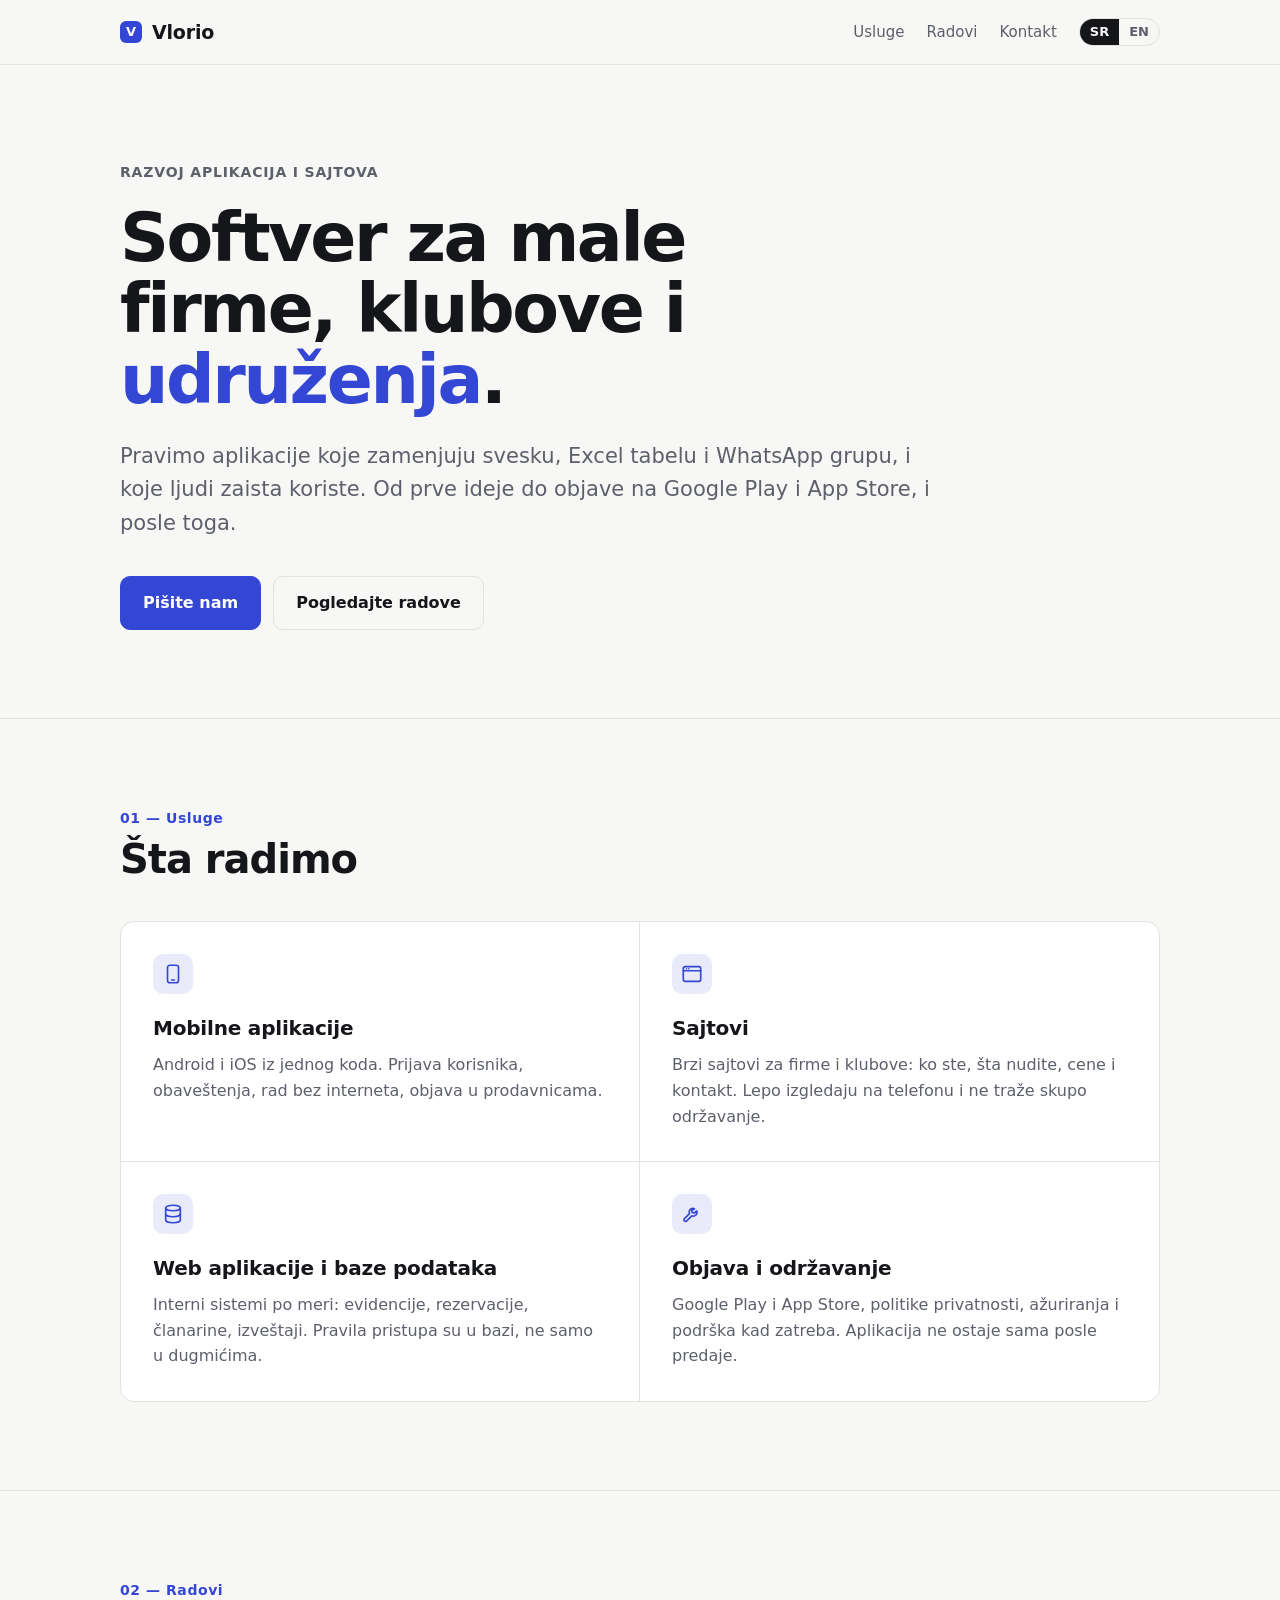
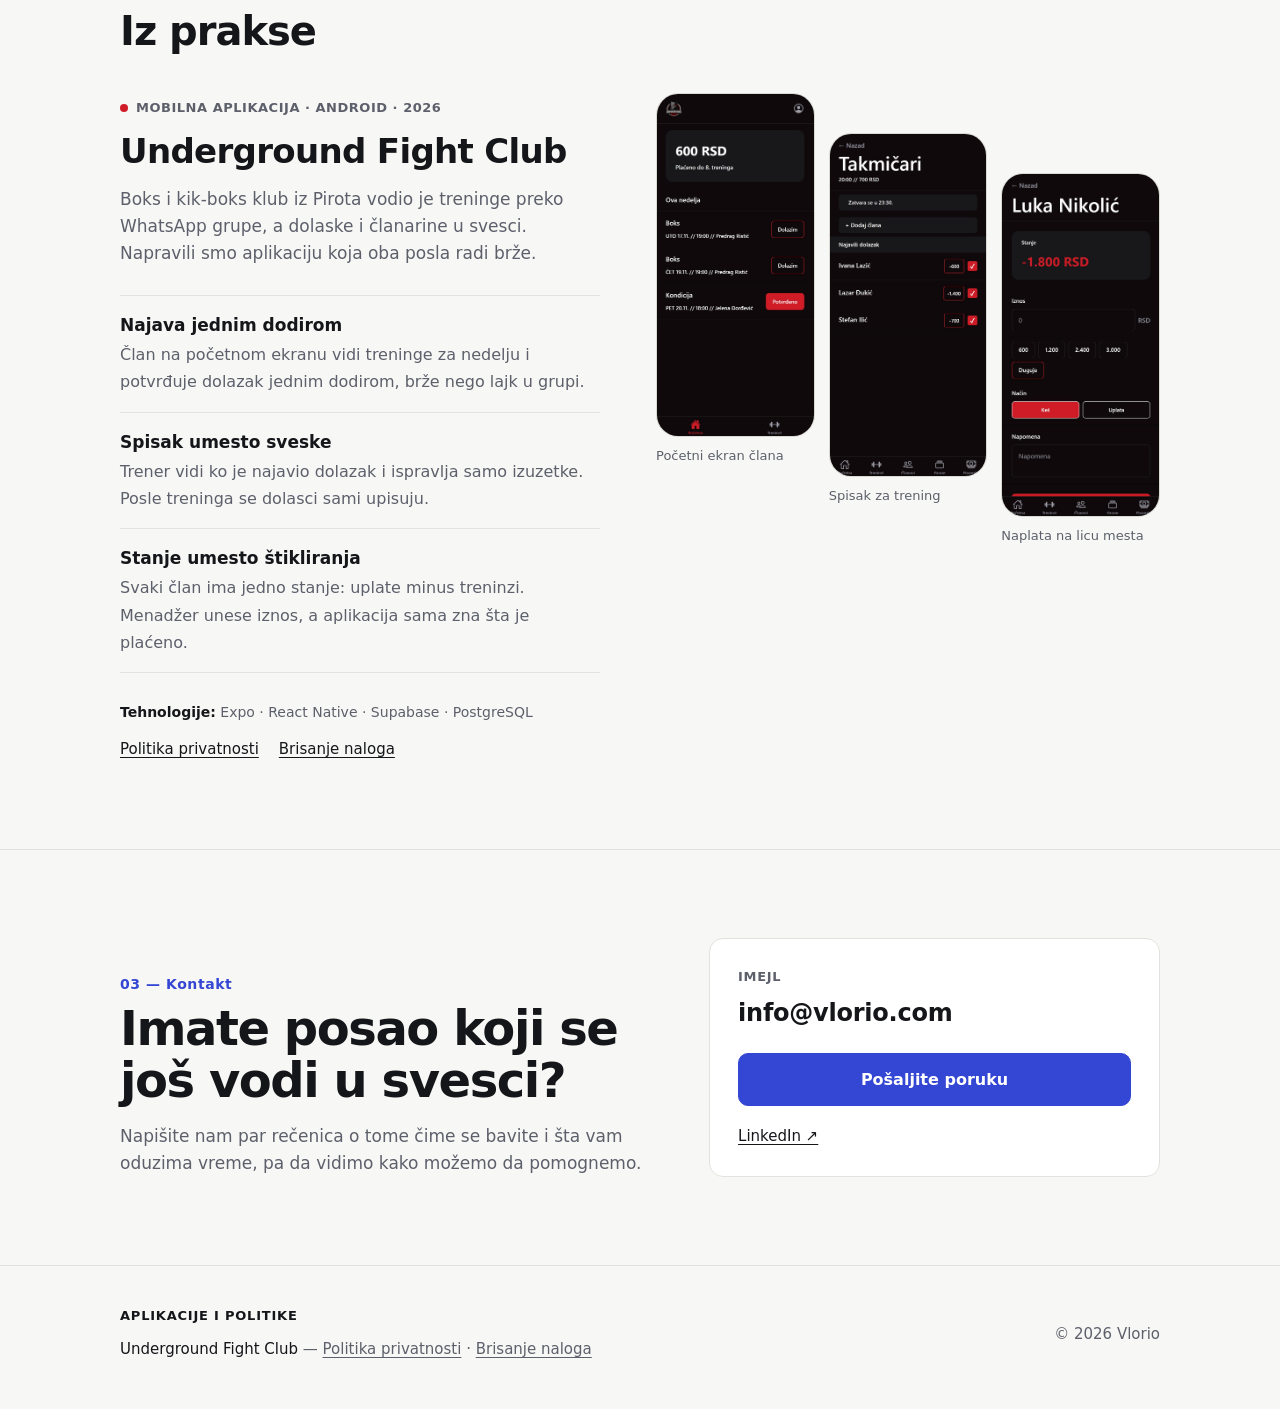
<file: index.html>
<!doctype html>
<html lang="sr-Latn">
<head>
<meta charset="utf-8">
<meta name="viewport" content="width=device-width, initial-scale=1">
<title>Vlorio — aplikacije i sajtovi za male firme i klubove</title>
<meta name="description" content="Vlorio pravi mobilne aplikacije, sajtove i interne sisteme za male firme, klubove i udruženja. Od ideje do objave na Google Play i App Store.">
<link rel="canonical" href="https://vlorio.com/">
<link rel="alternate" hreflang="sr" href="https://vlorio.com/">
<link rel="alternate" hreflang="en" href="https://vlorio.com/en/">
<link rel="alternate" hreflang="x-default" href="https://vlorio.com/">
<meta property="og:title" content="Vlorio — aplikacije i sajtovi za male firme i klubove">
<meta property="og:description" content="Mobilne aplikacije, sajtovi i interni sistemi. Od ideje do objave i posle toga.">
<meta property="og:url" content="https://vlorio.com/">
<meta property="og:type" content="website">
<meta name="theme-color" content="#f7f7f5" media="(prefers-color-scheme: light)">
<meta name="theme-color" content="#0d0e11" media="(prefers-color-scheme: dark)">
<link rel="icon" href="/assets/favicon.svg" type="image/svg+xml">
<link rel="stylesheet" href="/assets/site.css">
</head>
<body>
<a class="skip" href="#main">Preskoči na sadržaj</a>

<header class="site-header">
  <div class="wrap">
    <a class="brand" href="/" aria-label="Vlorio, početna"><span class="brand-mark" aria-hidden="true">V</span>Vlorio</a>
    <nav class="nav" aria-label="Glavna navigacija">
      <a class="nav-link" href="#usluge">Usluge</a>
      <a class="nav-link" href="#radovi">Radovi</a>
      <a class="nav-link" href="#kontakt">Kontakt</a>
      <span class="lang"><span aria-current="true">SR</span><a href="/en/" hreflang="en" lang="en">EN</a></span>
    </nav>
  </div>
</header>

<main id="main">
  <div class="wrap hero">
    <p class="eyebrow">Razvoj aplikacija i sajtova</p>
    <h1>Softver za male firme, klubove i <em>udruženja</em>.</h1>
    <p class="lead">Pravimo aplikacije koje zamenjuju svesku, Excel tabelu i WhatsApp grupu, i koje ljudi zaista koriste. Od prve ideje do objave na Google Play i App Store, i posle toga.</p>
    <div class="actions">
      <a class="btn btn-primary" href="mailto:info@vlorio.com">Pišite nam</a>
      <a class="btn btn-ghost" href="#radovi">Pogledajte radove</a>
    </div>
  </div>

  <section id="usluge" aria-labelledby="usluge-h">
    <div class="wrap">
      <div class="section-head">
        <span class="num">01 — Usluge</span>
        <h2 id="usluge-h">Šta radimo</h2>
      </div>
      <div class="services">
        <article class="service">
          <div class="icon" aria-hidden="true"><svg viewBox="0 0 24 24" fill="none" stroke="currentColor" stroke-width="1.8" stroke-linecap="round" stroke-linejoin="round"><rect x="6" y="2.5" width="12" height="19" rx="2.5"/><path d="M10.5 18.5h3"/></svg></div>
          <h3>Mobilne aplikacije</h3>
          <p>Android i iOS iz jednog koda. Prijava korisnika, obaveštenja, rad bez interneta, objava u prodavnicama.</p>
        </article>
        <article class="service">
          <div class="icon" aria-hidden="true"><svg viewBox="0 0 24 24" fill="none" stroke="currentColor" stroke-width="1.8" stroke-linecap="round" stroke-linejoin="round"><rect x="2.5" y="4" width="19" height="16" rx="2"/><path d="M2.5 8.5h19M6 6.3h.01M8.5 6.3h.01"/></svg></div>
          <h3>Sajtovi</h3>
          <p>Brzi sajtovi za firme i klubove: ko ste, šta nudite, cene i kontakt. Lepo izgledaju na telefonu i ne traže skupo održavanje.</p>
        </article>
        <article class="service">
          <div class="icon" aria-hidden="true"><svg viewBox="0 0 24 24" fill="none" stroke="currentColor" stroke-width="1.8" stroke-linecap="round" stroke-linejoin="round"><ellipse cx="12" cy="5.5" rx="8" ry="3"/><path d="M4 5.5v6.5c0 1.7 3.6 3 8 3s8-1.3 8-3V5.5"/><path d="M4 12v6.5c0 1.7 3.6 3 8 3s8-1.3 8-3V12"/></svg></div>
          <h3>Web aplikacije i baze podataka</h3>
          <p>Interni sistemi po meri: evidencije, rezervacije, članarine, izveštaji. Pravila pristupa su u bazi, ne samo u dugmićima.</p>
        </article>
        <article class="service">
          <div class="icon" aria-hidden="true"><svg viewBox="0 0 24 24" fill="none" stroke="currentColor" stroke-width="1.8" stroke-linecap="round" stroke-linejoin="round"><path d="M14.7 6.3a4 4 0 0 0-5.4 5.2L3.5 17.3a1.8 1.8 0 0 0 2.5 2.5l5.8-5.8a4 4 0 0 0 5.2-5.4l-2.4 2.4-2.3-.6-.6-2.3z"/></svg></div>
          <h3>Objava i održavanje</h3>
          <p>Google Play i App Store, politike privatnosti, ažuriranja i podrška kad zatreba. Aplikacija ne ostaje sama posle predaje.</p>
        </article>
      </div>
    </div>
  </section>

  <section id="radovi" aria-labelledby="radovi-h">
    <div class="wrap">
      <div class="section-head">
        <span class="num">02 — Radovi</span>
        <h2 id="radovi-h">Iz prakse</h2>
      </div>
      <div class="case">
        <div>
          <span class="tag">Mobilna aplikacija · Android · 2026</span>
          <h3>Underground Fight Club</h3>
          <p class="intro">Boks i kik-boks klub iz Pirota vodio je treninge preko WhatsApp grupe, a dolaske i članarine u svesci. Napravili smo aplikaciju koja oba posla radi brže.</p>
          <ul class="points">
            <li><strong>Najava jednim dodirom</strong><span>Član na početnom ekranu vidi treninge za nedelju i potvrđuje dolazak jednim dodirom, brže nego lajk u grupi.</span></li>
            <li><strong>Spisak umesto sveske</strong><span>Trener vidi ko je najavio dolazak i ispravlja samo izuzetke. Posle treninga se dolasci sami upisuju.</span></li>
            <li><strong>Stanje umesto štikliranja</strong><span>Svaki član ima jedno stanje: uplate minus treninzi. Menadžer unese iznos, a aplikacija sama zna šta je plaćeno.</span></li>
          </ul>
          <p class="stack"><b>Tehnologije:</b> Expo · React Native · Supabase · PostgreSQL</p>
          <div class="case-links">
            <a href="/underground/privatnost.html">Politika privatnosti</a>
            <a href="/underground/brisanje-naloga.html">Brisanje naloga</a>
          </div>
        </div>
        <div class="shots">
          <figure>
            <div class="phone"><img src="/img/underground/home.jpg" width="720" height="1558" loading="lazy" alt="Početni ekran člana: stanje 600 RSD i lista treninga za ovu nedelju sa dugmetom Dolazim u svakom redu."></div>
            <figcaption>Početni ekran člana</figcaption>
          </figure>
          <figure>
            <div class="phone"><img src="/img/underground/roster.jpg" width="720" height="1558" loading="lazy" alt="Spisak za trening Takmičari: trojica članova sa štikliranim dolaskom i stanjem pored imena."></div>
            <figcaption>Spisak za trening</figcaption>
          </figure>
          <figure>
            <div class="phone"><img src="/img/underground/payment.jpg" width="720" height="1558" loading="lazy" alt="Naplata za člana sa dugom od 1.800 RSD: polje za iznos, brzi izbori 600, 1.200, 2.400, 3.000 i Duguje, način plaćanja Keš ili Uplata."></div>
            <figcaption>Naplata na licu mesta</figcaption>
          </figure>
        </div>
      </div>
    </div>
  </section>

  <section id="kontakt" aria-labelledby="kontakt-h">
    <div class="wrap contact">
      <div>
        <span class="num">03 — Kontakt</span>
        <h2 id="kontakt-h">Imate posao koji se još vodi u svesci?</h2>
        <p>Napišite nam par rečenica o tome čime se bavite i šta vam oduzima vreme, pa da vidimo kako možemo da pomognemo.</p>
      </div>
      <div class="contact-card">
        <p class="label">Imejl</p>
        <a class="email" href="mailto:info@vlorio.com">info@vlorio.com</a>
        <a class="btn btn-primary" href="mailto:info@vlorio.com">Pošaljite poruku</a>
        <div class="profiles"><a href="https://www.linkedin.com/in/perica-joncic-9985633b4/" rel="me noopener">LinkedIn ↗</a></div>
      </div>
    </div>
  </section>
</main>

<footer class="site-footer">
  <div class="wrap">
    <div>
      <h2>Aplikacije i politike</h2>
      <ul class="policies">
        <li><span class="app">Underground Fight Club</span> — <a href="/underground/privatnost.html">Politika privatnosti</a> · <a href="/underground/brisanje-naloga.html">Brisanje naloga</a></li>
      </ul>
    </div>
    <p class="copy">© 2026 Vlorio</p>
  </div>
</footer>
</body>
</html>
</file>
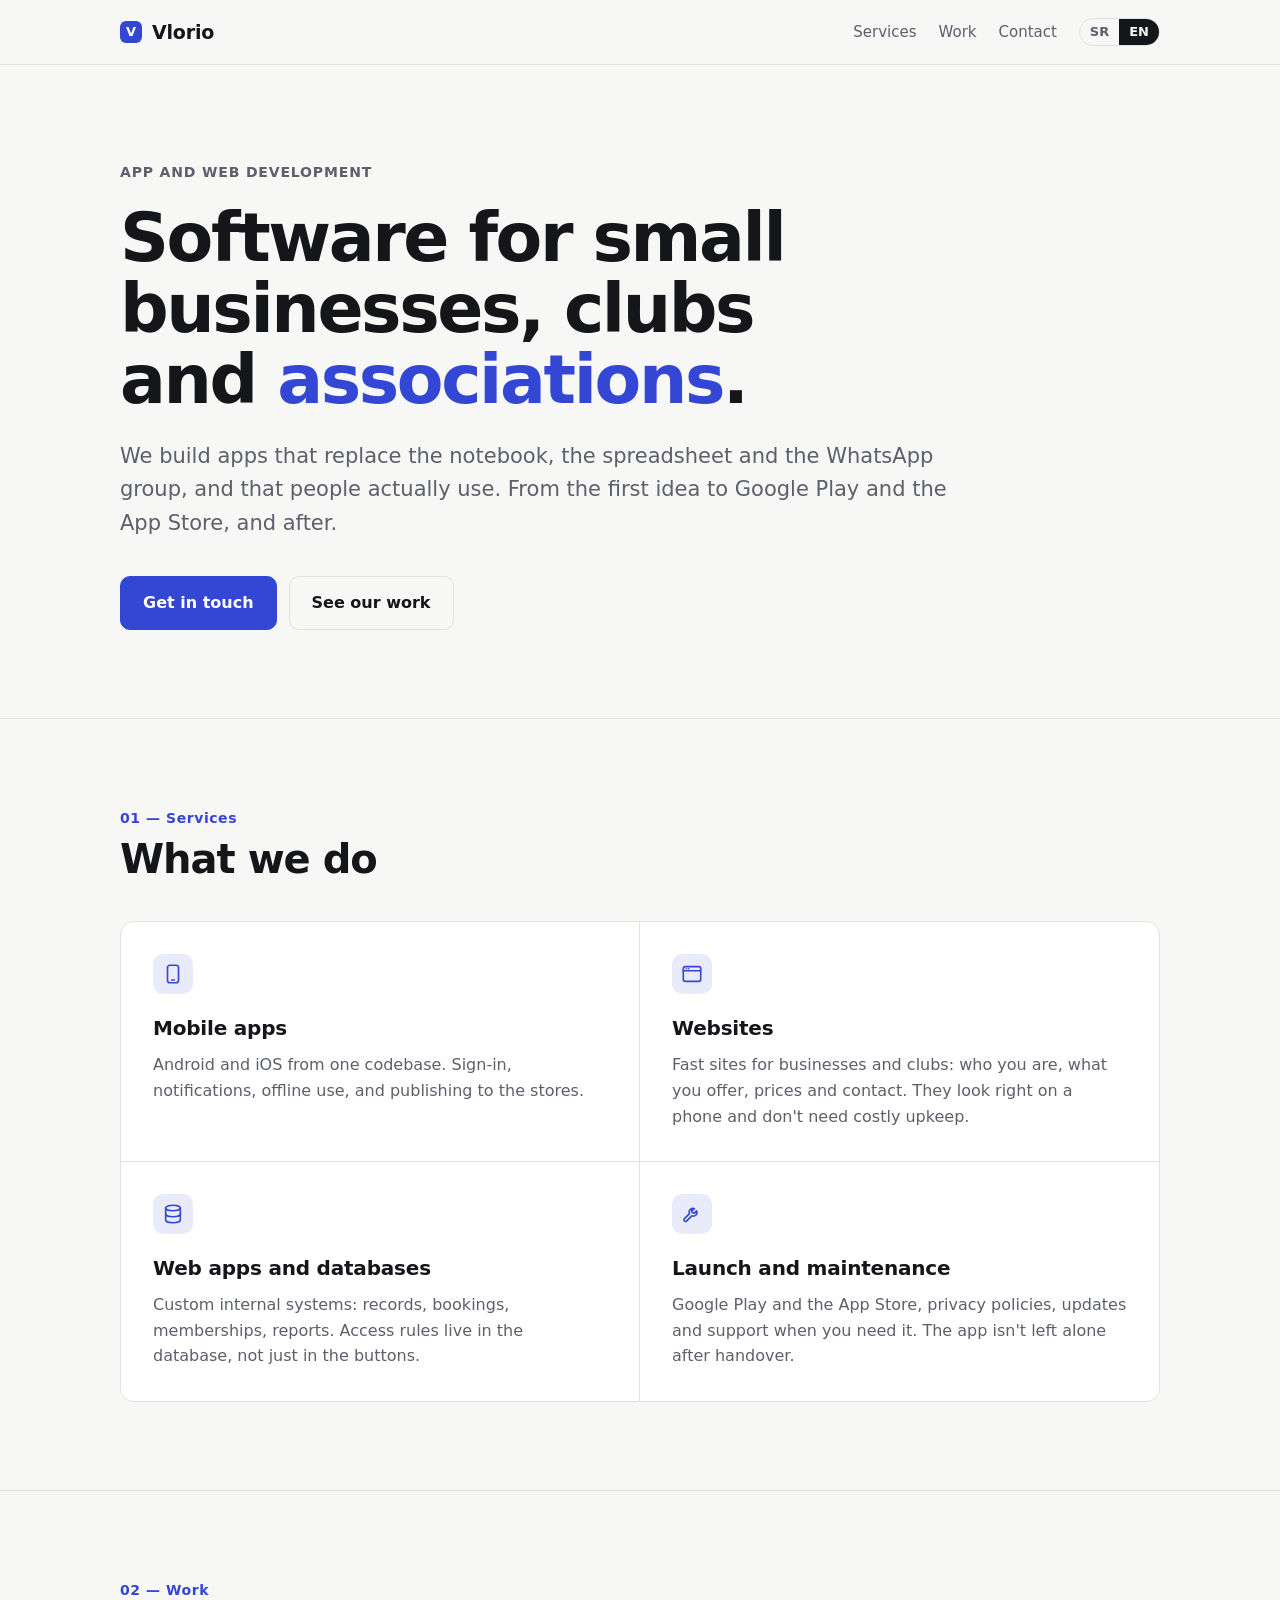
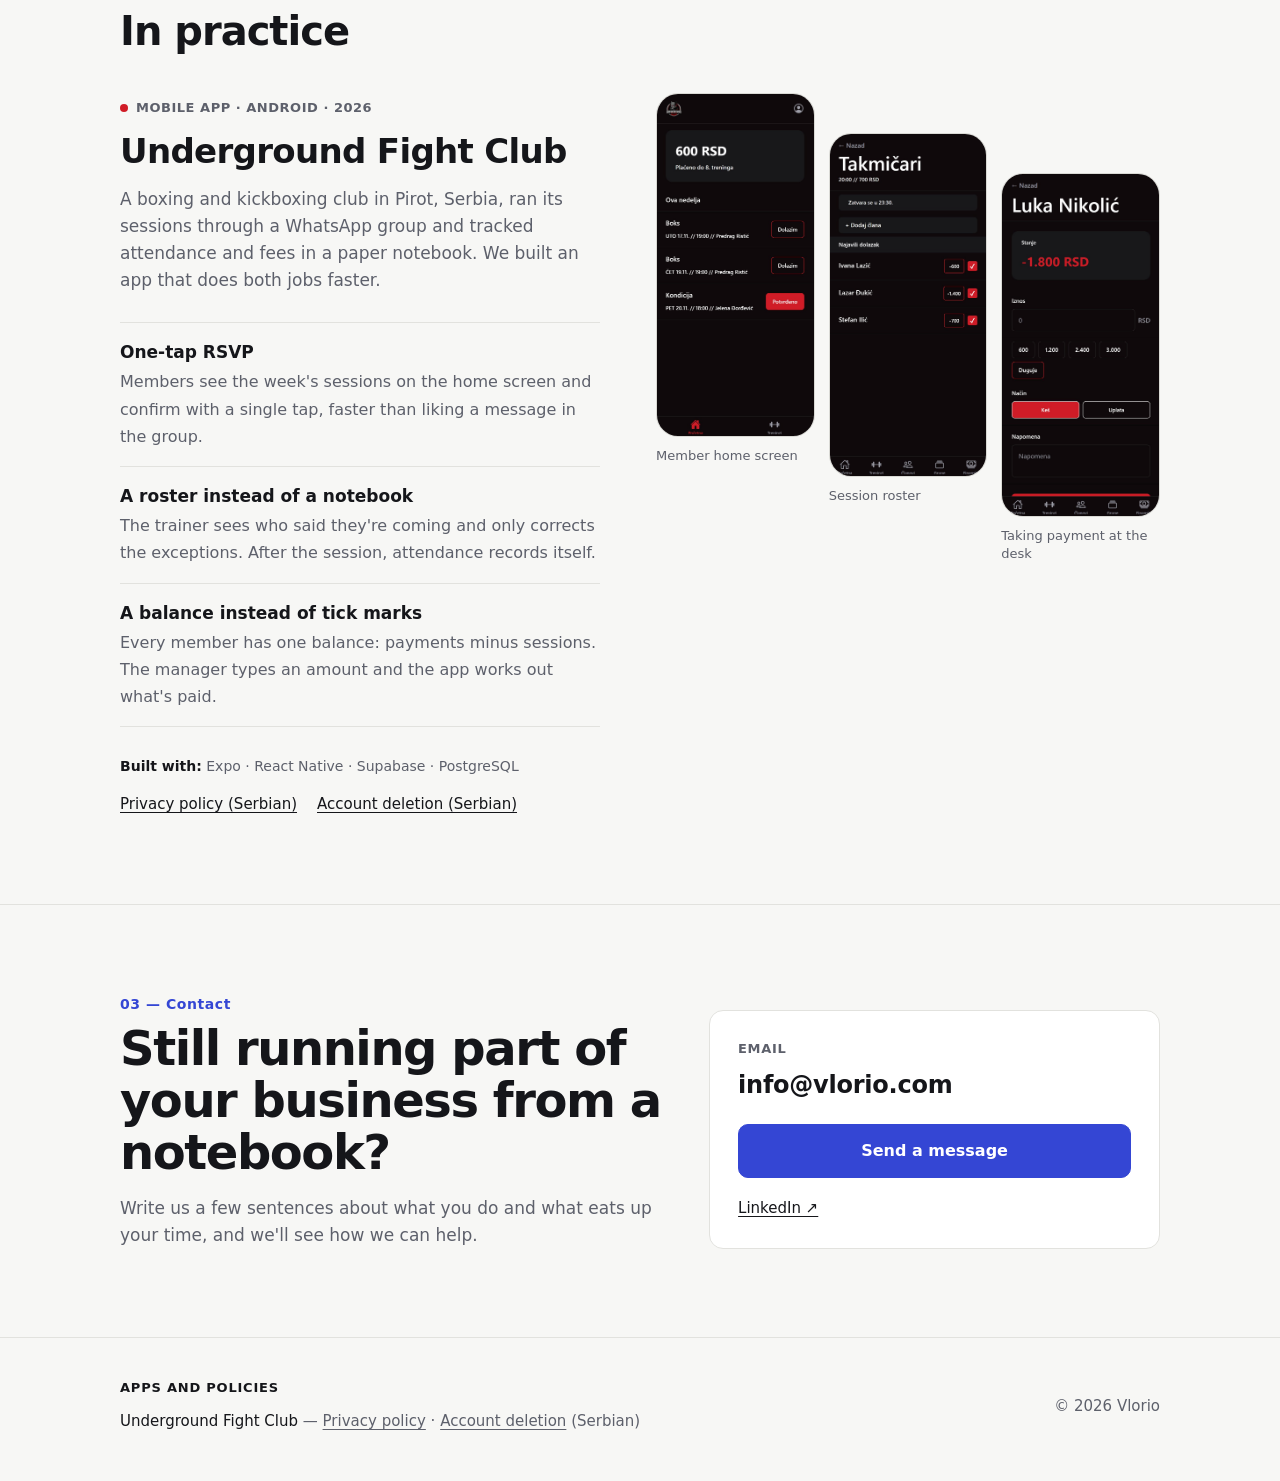
<file: en/index.html>
<!doctype html>
<html lang="en">
<head>
<meta charset="utf-8">
<meta name="viewport" content="width=device-width, initial-scale=1">
<title>Vlorio — apps and websites for small businesses and clubs</title>
<meta name="description" content="Vlorio builds mobile apps, websites and internal systems for small businesses, clubs and associations. From idea to Google Play and the App Store.">
<link rel="canonical" href="https://vlorio.com/en/">
<link rel="alternate" hreflang="sr" href="https://vlorio.com/">
<link rel="alternate" hreflang="en" href="https://vlorio.com/en/">
<link rel="alternate" hreflang="x-default" href="https://vlorio.com/">
<meta property="og:title" content="Vlorio — apps and websites for small businesses and clubs">
<meta property="og:description" content="Mobile apps, websites and internal systems. From idea to launch, and after.">
<meta property="og:url" content="https://vlorio.com/en/">
<meta property="og:type" content="website">
<meta name="theme-color" content="#f7f7f5" media="(prefers-color-scheme: light)">
<meta name="theme-color" content="#0d0e11" media="(prefers-color-scheme: dark)">
<link rel="icon" href="/assets/favicon.svg" type="image/svg+xml">
<link rel="stylesheet" href="/assets/site.css">
</head>
<body>
<a class="skip" href="#main">Skip to content</a>

<header class="site-header">
  <div class="wrap">
    <a class="brand" href="/en/" aria-label="Vlorio, home"><span class="brand-mark" aria-hidden="true">V</span>Vlorio</a>
    <nav class="nav" aria-label="Main navigation">
      <a class="nav-link" href="#services">Services</a>
      <a class="nav-link" href="#work">Work</a>
      <a class="nav-link" href="#contact">Contact</a>
      <span class="lang"><a href="/" hreflang="sr" lang="sr-Latn">SR</a><span aria-current="true">EN</span></span>
    </nav>
  </div>
</header>

<main id="main">
  <div class="wrap hero">
    <p class="eyebrow">App and web development</p>
    <h1>Software for small businesses, clubs and <em>associations</em>.</h1>
    <p class="lead">We build apps that replace the notebook, the spreadsheet and the WhatsApp group, and that people actually use. From the first idea to Google Play and the App Store, and after.</p>
    <div class="actions">
      <a class="btn btn-primary" href="mailto:info@vlorio.com">Get in touch</a>
      <a class="btn btn-ghost" href="#work">See our work</a>
    </div>
  </div>

  <section id="services" aria-labelledby="services-h">
    <div class="wrap">
      <div class="section-head">
        <span class="num">01 — Services</span>
        <h2 id="services-h">What we do</h2>
      </div>
      <div class="services">
        <article class="service">
          <div class="icon" aria-hidden="true"><svg viewBox="0 0 24 24" fill="none" stroke="currentColor" stroke-width="1.8" stroke-linecap="round" stroke-linejoin="round"><rect x="6" y="2.5" width="12" height="19" rx="2.5"/><path d="M10.5 18.5h3"/></svg></div>
          <h3>Mobile apps</h3>
          <p>Android and iOS from one codebase. Sign-in, notifications, offline use, and publishing to the stores.</p>
        </article>
        <article class="service">
          <div class="icon" aria-hidden="true"><svg viewBox="0 0 24 24" fill="none" stroke="currentColor" stroke-width="1.8" stroke-linecap="round" stroke-linejoin="round"><rect x="2.5" y="4" width="19" height="16" rx="2"/><path d="M2.5 8.5h19M6 6.3h.01M8.5 6.3h.01"/></svg></div>
          <h3>Websites</h3>
          <p>Fast sites for businesses and clubs: who you are, what you offer, prices and contact. They look right on a phone and don't need costly upkeep.</p>
        </article>
        <article class="service">
          <div class="icon" aria-hidden="true"><svg viewBox="0 0 24 24" fill="none" stroke="currentColor" stroke-width="1.8" stroke-linecap="round" stroke-linejoin="round"><ellipse cx="12" cy="5.5" rx="8" ry="3"/><path d="M4 5.5v6.5c0 1.7 3.6 3 8 3s8-1.3 8-3V5.5"/><path d="M4 12v6.5c0 1.7 3.6 3 8 3s8-1.3 8-3V12"/></svg></div>
          <h3>Web apps and databases</h3>
          <p>Custom internal systems: records, bookings, memberships, reports. Access rules live in the database, not just in the buttons.</p>
        </article>
        <article class="service">
          <div class="icon" aria-hidden="true"><svg viewBox="0 0 24 24" fill="none" stroke="currentColor" stroke-width="1.8" stroke-linecap="round" stroke-linejoin="round"><path d="M14.7 6.3a4 4 0 0 0-5.4 5.2L3.5 17.3a1.8 1.8 0 0 0 2.5 2.5l5.8-5.8a4 4 0 0 0 5.2-5.4l-2.4 2.4-2.3-.6-.6-2.3z"/></svg></div>
          <h3>Launch and maintenance</h3>
          <p>Google Play and the App Store, privacy policies, updates and support when you need it. The app isn't left alone after handover.</p>
        </article>
      </div>
    </div>
  </section>

  <section id="work" aria-labelledby="work-h">
    <div class="wrap">
      <div class="section-head">
        <span class="num">02 — Work</span>
        <h2 id="work-h">In practice</h2>
      </div>
      <div class="case">
        <div>
          <span class="tag">Mobile app · Android · 2026</span>
          <h3>Underground Fight Club</h3>
          <p class="intro">A boxing and kickboxing club in Pirot, Serbia, ran its sessions through a WhatsApp group and tracked attendance and fees in a paper notebook. We built an app that does both jobs faster.</p>
          <ul class="points">
            <li><strong>One-tap RSVP</strong><span>Members see the week's sessions on the home screen and confirm with a single tap, faster than liking a message in the group.</span></li>
            <li><strong>A roster instead of a notebook</strong><span>The trainer sees who said they're coming and only corrects the exceptions. After the session, attendance records itself.</span></li>
            <li><strong>A balance instead of tick marks</strong><span>Every member has one balance: payments minus sessions. The manager types an amount and the app works out what's paid.</span></li>
          </ul>
          <p class="stack"><b>Built with:</b> Expo · React Native · Supabase · PostgreSQL</p>
          <div class="case-links">
            <a href="/underground/privatnost.html" hreflang="sr">Privacy policy (Serbian)</a>
            <a href="/underground/brisanje-naloga.html" hreflang="sr">Account deletion (Serbian)</a>
          </div>
        </div>
        <div class="shots">
          <figure>
            <div class="phone"><img src="/img/underground/home.jpg" width="720" height="1558" loading="lazy" alt="Member home screen in Serbian: a 600 RSD balance and this week's sessions, each with a 'Dolazim' (I'm coming) button."></div>
            <figcaption>Member home screen</figcaption>
          </figure>
          <figure>
            <div class="phone"><img src="/img/underground/roster.jpg" width="720" height="1558" loading="lazy" alt="Session roster in Serbian: three members ticked as present, each with their balance beside the name."></div>
            <figcaption>Session roster</figcaption>
          </figure>
          <figure>
            <div class="phone"><img src="/img/underground/payment.jpg" width="720" height="1558" loading="lazy" alt="Payment screen in Serbian for a member owing 1,800 RSD: amount field, quick-fill chips and cash or transfer."></div>
            <figcaption>Taking payment at the desk</figcaption>
          </figure>
        </div>
      </div>
    </div>
  </section>

  <section id="contact" aria-labelledby="contact-h">
    <div class="wrap contact">
      <div>
        <span class="num">03 — Contact</span>
        <h2 id="contact-h">Still running part of your business from a notebook?</h2>
        <p>Write us a few sentences about what you do and what eats up your time, and we'll see how we can help.</p>
      </div>
      <div class="contact-card">
        <p class="label">Email</p>
        <a class="email" href="mailto:info@vlorio.com">info@vlorio.com</a>
        <a class="btn btn-primary" href="mailto:info@vlorio.com">Send a message</a>
        <div class="profiles"><a href="https://www.linkedin.com/in/perica-joncic-9985633b4/" rel="me noopener">LinkedIn ↗</a></div>
      </div>
    </div>
  </section>
</main>

<footer class="site-footer">
  <div class="wrap">
    <div>
      <h2>Apps and policies</h2>
      <ul class="policies">
        <li><span class="app">Underground Fight Club</span> — <a href="/underground/privatnost.html" hreflang="sr">Privacy policy</a> · <a href="/underground/brisanje-naloga.html" hreflang="sr">Account deletion</a> <span>(Serbian)</span></li>
      </ul>
    </div>
    <p class="copy">© 2026 Vlorio</p>
  </div>
</footer>
</body>
</html>
</file>
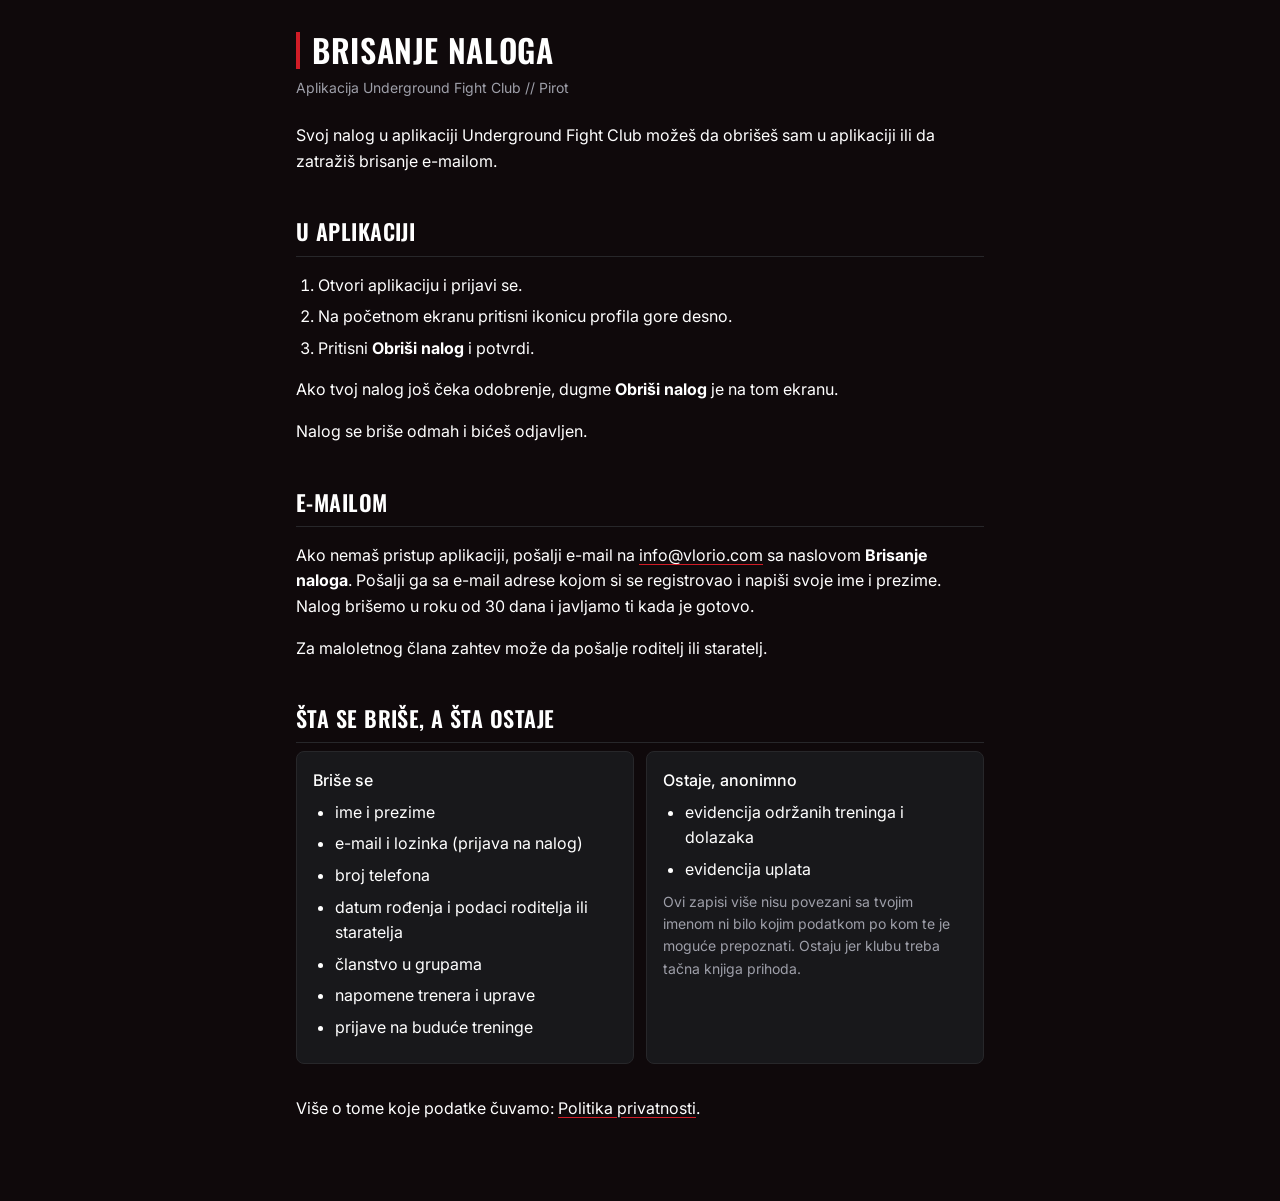
<file: underground/brisanje-naloga.html>
<!doctype html>
<html lang="sr-Latn">
<head>
<meta charset="utf-8">
<meta name="viewport" content="width=device-width, initial-scale=1">
<title>Brisanje naloga — Underground Fight Club</title>
<link rel="preconnect" href="https://fonts.googleapis.com">
<link href="https://fonts.googleapis.com/css2?family=Inter:wght@400;500&family=Oswald:wght@600&display=swap" rel="stylesheet">
<style>
  :root {
    --bg: #0f090b; --surface: #18181b; --border: #27272a;
    --accent: #d01c26; --text: #ffffff; --muted: #9E9FA9;
  }
  * { box-sizing: border-box; }
  body {
    margin: 0; background: var(--bg); color: var(--text);
    font: 16px/1.6 Inter, system-ui, sans-serif;
  }
  main { max-width: 720px; margin: 0 auto; padding: 32px 16px 64px; }
  h1, h2 { font-family: Oswald, Impact, sans-serif; font-weight: 600; text-transform: uppercase; letter-spacing: .02em; }
  h1 { font-size: 32px; line-height: 1.15; margin: 0 0 8px; border-left: 4px solid var(--accent); padding-left: 12px; }
  h2 { font-size: 22px; margin: 40px 0 8px; padding-bottom: 6px; border-bottom: 1px solid var(--border); }
  .meta { color: var(--muted); font-size: 14px; margin: 0 0 24px; }
  ol, ul { padding-left: 22px; }
  li { margin: 6px 0; }
  a { color: var(--text); text-decoration-color: var(--accent); text-underline-offset: 3px; }
  a:focus-visible { outline: 2px solid var(--accent); outline-offset: 2px; }
  .box { background: var(--surface); border: 1px solid var(--border); border-radius: 8px; padding: 16px; }
  .cols { display: grid; grid-template-columns: 1fr 1fr; gap: 12px; }
  .cols h3 { margin: 0 0 4px; font-size: 16px; font-weight: 500; }
  .cols ul { margin: 0; }
  @media (max-width: 560px) { .cols { grid-template-columns: 1fr; } }
</style>
</head>
<body>
<main>
  <h1>Brisanje naloga</h1>
  <p class="meta">Aplikacija Underground Fight Club // Pirot</p>

  <p>Svoj nalog u aplikaciji Underground Fight Club možeš da obrišeš sam u aplikaciji ili da zatražiš brisanje e-mailom.</p>

  <h2>U aplikaciji</h2>
  <ol>
    <li>Otvori aplikaciju i prijavi se.</li>
    <li>Na početnom ekranu pritisni ikonicu profila gore desno.</li>
    <li>Pritisni <strong>Obriši nalog</strong> i potvrdi.</li>
  </ol>
  <p>Ako tvoj nalog još čeka odobrenje, dugme <strong>Obriši nalog</strong> je na tom ekranu.</p>
  <p>Nalog se briše odmah i bićeš odjavljen.</p>

  <h2>E-mailom</h2>
  <p>Ako nemaš pristup aplikaciji, pošalji e-mail na <a href="mailto:info@vlorio.com?subject=Brisanje%20naloga">info@vlorio.com</a> sa naslovom <strong>Brisanje naloga</strong>. Pošalji ga sa e-mail adrese kojom si se registrovao i napiši svoje ime i prezime. Nalog brišemo u roku od 30 dana i javljamo ti kada je gotovo.</p>
  <p>Za maloletnog člana zahtev može da pošalje roditelj ili staratelj.</p>

  <h2>Šta se briše, a šta ostaje</h2>
  <div class="cols">
    <div class="box">
      <h3>Briše se</h3>
      <ul>
        <li>ime i prezime</li>
        <li>e-mail i lozinka (prijava na nalog)</li>
        <li>broj telefona</li>
        <li>datum rođenja i podaci roditelja ili staratelja</li>
        <li>članstvo u grupama</li>
        <li>napomene trenera i uprave</li>
        <li>prijave na buduće treninge</li>
      </ul>
    </div>
    <div class="box">
      <h3>Ostaje, anonimno</h3>
      <ul>
        <li>evidencija održanih treninga i dolazaka</li>
        <li>evidencija uplata</li>
      </ul>
      <p style="margin:8px 0 0;color:var(--muted);font-size:14px">Ovi zapisi više nisu povezani sa tvojim imenom ni bilo kojim podatkom po kom te je moguće prepoznati. Ostaju jer klubu treba tačna knjiga prihoda.</p>
    </div>
  </div>

  <p style="margin-top:32px">Više o tome koje podatke čuvamo: <a href="privatnost.html">Politika privatnosti</a>.</p>
</main>
</body>
</html>
</file>
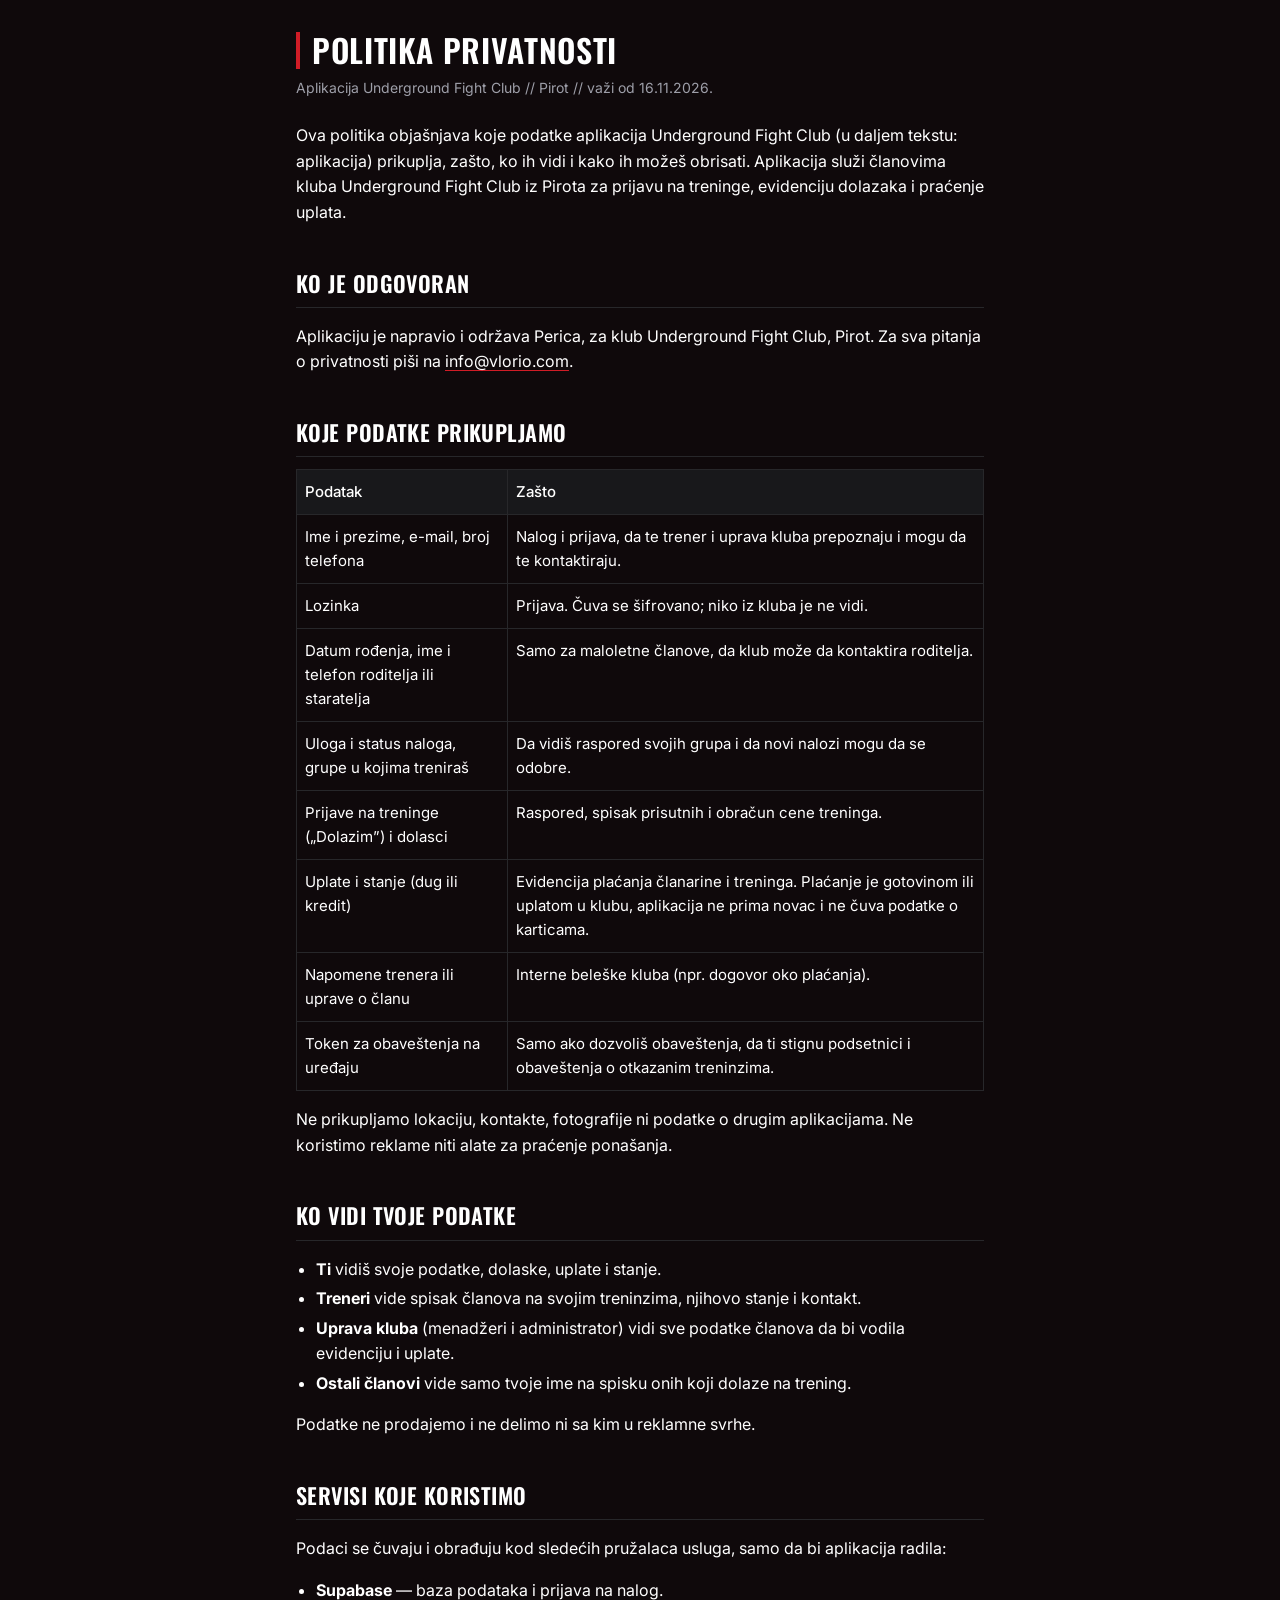
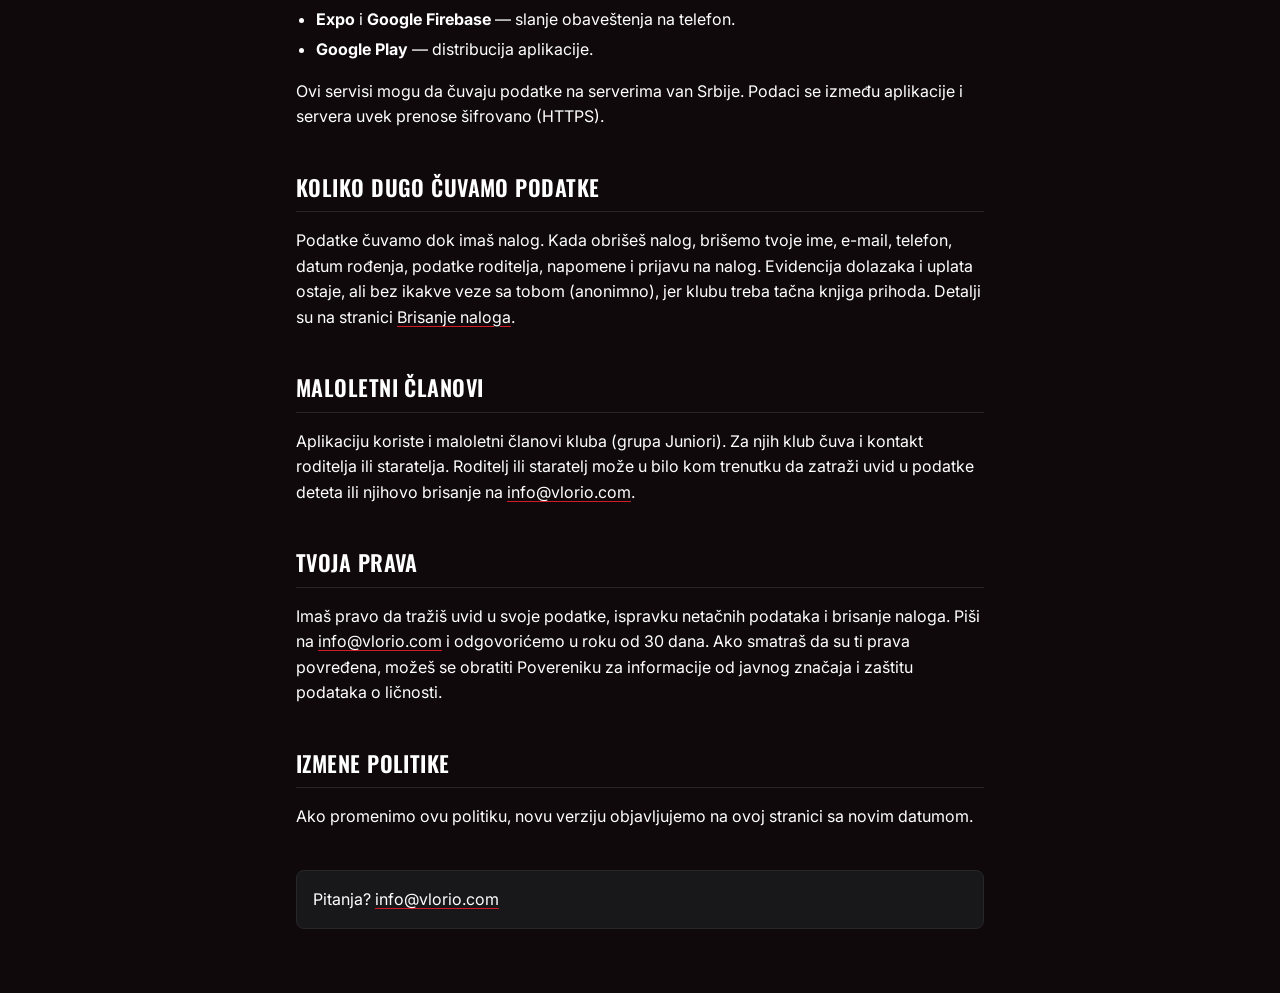
<file: underground/privatnost.html>
<!doctype html>
<html lang="sr-Latn">
<head>
<meta charset="utf-8">
<meta name="viewport" content="width=device-width, initial-scale=1">
<title>Politika privatnosti — Underground Fight Club</title>
<link rel="preconnect" href="https://fonts.googleapis.com">
<link href="https://fonts.googleapis.com/css2?family=Inter:wght@400;500&family=Oswald:wght@600&display=swap" rel="stylesheet">
<style>
  :root {
    --bg: #0f090b; --surface: #18181b; --border: #27272a;
    --accent: #d01c26; --text: #ffffff; --muted: #9E9FA9;
  }
  * { box-sizing: border-box; }
  body {
    margin: 0; background: var(--bg); color: var(--text);
    font: 16px/1.6 Inter, system-ui, sans-serif;
  }
  main { max-width: 720px; margin: 0 auto; padding: 32px 16px 64px; }
  h1, h2 { font-family: Oswald, Impact, sans-serif; font-weight: 600; text-transform: uppercase; letter-spacing: .02em; }
  h1 { font-size: 32px; line-height: 1.15; margin: 0 0 8px; border-left: 4px solid var(--accent); padding-left: 12px; }
  h2 { font-size: 22px; margin: 40px 0 8px; padding-bottom: 6px; border-bottom: 1px solid var(--border); }
  .meta { color: var(--muted); font-size: 14px; margin: 0 0 24px; }
  ul { padding-left: 20px; }
  li { margin: 4px 0; }
  a { color: var(--text); text-decoration-color: var(--accent); text-underline-offset: 3px; }
  a:focus-visible { outline: 2px solid var(--accent); outline-offset: 2px; }
  table { width: 100%; border-collapse: collapse; margin: 12px 0; font-size: 15px; }
  th, td { text-align: left; vertical-align: top; padding: 10px 8px; border: 1px solid var(--border); }
  th { background: var(--surface); font-weight: 500; }
  .box { background: var(--surface); border: 1px solid var(--border); border-radius: 8px; padding: 16px; }
  @media (max-width: 520px) { table, tbody, tr, th, td { display: block; } thead { display: none; } td { border-top: 0; } td:first-child { border-top: 1px solid var(--border); background: var(--surface); font-weight: 500; } }
</style>
</head>
<body>
<main>
  <h1>Politika privatnosti</h1>
  <p class="meta">Aplikacija Underground Fight Club // Pirot // važi od 16.11.2026.</p>

  <p>Ova politika objašnjava koje podatke aplikacija Underground Fight Club (u daljem tekstu: aplikacija) prikuplja, zašto, ko ih vidi i kako ih možeš obrisati. Aplikacija služi članovima kluba Underground Fight Club iz Pirota za prijavu na treninge, evidenciju dolazaka i praćenje uplata.</p>

  <h2>Ko je odgovoran</h2>
  <p>Aplikaciju je napravio i održava Perica, za klub Underground Fight Club, Pirot. Za sva pitanja o privatnosti piši na <a href="mailto:info@vlorio.com">info@vlorio.com</a>.</p>

  <h2>Koje podatke prikupljamo</h2>
  <table>
    <thead><tr><th>Podatak</th><th>Zašto</th></tr></thead>
    <tbody>
      <tr><td>Ime i prezime, e-mail, broj telefona</td><td>Nalog i prijava, da te trener i uprava kluba prepoznaju i mogu da te kontaktiraju.</td></tr>
      <tr><td>Lozinka</td><td>Prijava. Čuva se šifrovano; niko iz kluba je ne vidi.</td></tr>
      <tr><td>Datum rođenja, ime i telefon roditelja ili staratelja</td><td>Samo za maloletne članove, da klub može da kontaktira roditelja.</td></tr>
      <tr><td>Uloga i status naloga, grupe u kojima treniraš</td><td>Da vidiš raspored svojih grupa i da novi nalozi mogu da se odobre.</td></tr>
      <tr><td>Prijave na treninge („Dolazim”) i dolasci</td><td>Raspored, spisak prisutnih i obračun cene treninga.</td></tr>
      <tr><td>Uplate i stanje (dug ili kredit)</td><td>Evidencija plaćanja članarine i treninga. Plaćanje je gotovinom ili uplatom u klubu, aplikacija ne prima novac i ne čuva podatke o karticama.</td></tr>
      <tr><td>Napomene trenera ili uprave o članu</td><td>Interne beleške kluba (npr. dogovor oko plaćanja).</td></tr>
      <tr><td>Token za obaveštenja na uređaju</td><td>Samo ako dozvoliš obaveštenja, da ti stignu podsetnici i obaveštenja o otkazanim treninzima.</td></tr>
    </tbody>
  </table>
  <p>Ne prikupljamo lokaciju, kontakte, fotografije ni podatke o drugim aplikacijama. Ne koristimo reklame niti alate za praćenje ponašanja.</p>

  <h2>Ko vidi tvoje podatke</h2>
  <ul>
    <li><strong>Ti</strong> vidiš svoje podatke, dolaske, uplate i stanje.</li>
    <li><strong>Treneri</strong> vide spisak članova na svojim treninzima, njihovo stanje i kontakt.</li>
    <li><strong>Uprava kluba</strong> (menadžeri i administrator) vidi sve podatke članova da bi vodila evidenciju i uplate.</li>
    <li><strong>Ostali članovi</strong> vide samo tvoje ime na spisku onih koji dolaze na trening.</li>
  </ul>
  <p>Podatke ne prodajemo i ne delimo ni sa kim u reklamne svrhe.</p>

  <h2>Servisi koje koristimo</h2>
  <p>Podaci se čuvaju i obrađuju kod sledećih pružalaca usluga, samo da bi aplikacija radila:</p>
  <ul>
    <li><strong>Supabase</strong> — baza podataka i prijava na nalog.</li>
    <li><strong>Expo</strong> i <strong>Google Firebase</strong> — slanje obaveštenja na telefon.</li>
    <li><strong>Google Play</strong> — distribucija aplikacije.</li>
  </ul>
  <p>Ovi servisi mogu da čuvaju podatke na serverima van Srbije. Podaci se između aplikacije i servera uvek prenose šifrovano (HTTPS).</p>

  <h2>Koliko dugo čuvamo podatke</h2>
  <p>Podatke čuvamo dok imaš nalog. Kada obrišeš nalog, brišemo tvoje ime, e-mail, telefon, datum rođenja, podatke roditelja, napomene i prijavu na nalog. Evidencija dolazaka i uplata ostaje, ali bez ikakve veze sa tobom (anonimno), jer klubu treba tačna knjiga prihoda. Detalji su na stranici <a href="brisanje-naloga.html">Brisanje naloga</a>.</p>

  <h2>Maloletni članovi</h2>
  <p>Aplikaciju koriste i maloletni članovi kluba (grupa Juniori). Za njih klub čuva i kontakt roditelja ili staratelja. Roditelj ili staratelj može u bilo kom trenutku da zatraži uvid u podatke deteta ili njihovo brisanje na <a href="mailto:info@vlorio.com">info@vlorio.com</a>.</p>

  <h2>Tvoja prava</h2>
  <p>Imaš pravo da tražiš uvid u svoje podatke, ispravku netačnih podataka i brisanje naloga. Piši na <a href="mailto:info@vlorio.com">info@vlorio.com</a> i odgovorićemo u roku od 30 dana. Ako smatraš da su ti prava povređena, možeš se obratiti Povereniku za informacije od javnog značaja i zaštitu podataka o ličnosti.</p>

  <h2>Izmene politike</h2>
  <p>Ako promenimo ovu politiku, novu verziju objavljujemo na ovoj stranici sa novim datumom.</p>

  <div class="box" style="margin-top:40px">
    Pitanja? <a href="mailto:info@vlorio.com">info@vlorio.com</a>
  </div>
</main>
</body>
</html>
</file>
<file: assets/site.css>
/* Vlorio — shared styles. Light and dark follow the visitor's OS setting. */
:root {
  --bg: #f7f7f5;
  --surface: #ffffff;
  --text: #15161a;
  --muted: #5d606b;
  --line: #e2e2de;
  --accent: #3446d4;       /* 6.9:1 on --bg */
  --accent-ink: #ffffff;
  --accent-soft: #e9ebfb;
  --club: #d01c26;         /* Underground's own red, case study only */
  --shot-border: #d9d9d4;
  color-scheme: light dark;
}
@media (prefers-color-scheme: dark) {
  :root {
    --bg: #0d0e11;
    --surface: #15161b;
    --text: #f2f2f4;
    --muted: #a0a3ad;
    --line: #26282f;
    --accent: #8f9dff;     /* 7.6:1 on --bg */
    --accent-ink: #0d0e11;
    --accent-soft: #1b1e2e;
    --shot-border: #2c2e36;
  }
}

* { box-sizing: border-box; }
html { -webkit-text-size-adjust: 100%; scroll-behavior: smooth; }
@media (prefers-reduced-motion: reduce) { html { scroll-behavior: auto; } }
body {
  margin: 0;
  background: var(--bg);
  color: var(--text);
  font: 17px/1.6 system-ui, -apple-system, "Segoe UI", Roboto, "Helvetica Neue", sans-serif;
}
img { max-width: 100%; display: block; }
a { color: inherit; text-underline-offset: 3px; text-decoration-thickness: 1px; }
a:hover { color: var(--accent); }
:focus-visible { outline: 2px solid var(--accent); outline-offset: 3px; border-radius: 4px; }

.wrap { max-width: 1080px; margin: 0 auto; padding: 0 20px; }
.skip { position: absolute; left: -999px; }
.skip:focus { left: 16px; top: 12px; background: var(--surface); padding: 8px 12px; z-index: 10; }

/* Header */
.site-header { border-bottom: 1px solid var(--line); }
.site-header .wrap { display: flex; align-items: center; justify-content: space-between; height: 64px; gap: 16px; }
.brand { display: inline-flex; align-items: center; gap: 10px; font-weight: 700; font-size: 19px; letter-spacing: -.01em; text-decoration: none; }
.brand-mark { width: 22px; height: 22px; border-radius: 6px; background: var(--accent); display: grid; place-items: center; color: var(--accent-ink); font-size: 13px; font-weight: 800; }
.nav { display: flex; align-items: center; gap: 22px; font-size: 15px; }
.nav a { text-decoration: none; color: var(--muted); }
.nav a:hover { color: var(--text); }
.lang { display: inline-flex; border: 1px solid var(--line); border-radius: 999px; overflow: hidden; font-size: 13px; font-weight: 600; }
.lang a, .lang span { padding: 3px 10px; text-decoration: none; }
.lang span { background: var(--text); color: var(--bg); }
@media (max-width: 640px) { .nav .nav-link { display: none; } }

/* Hero */
.hero { padding-top: 96px; padding-bottom: 88px; }
@media (max-width: 640px) { .hero { padding-top: 56px; padding-bottom: 64px; } section { padding: 64px 0; } }
.contact .num { display: block; font-size: 14px; font-weight: 600; color: var(--accent); letter-spacing: .04em; }
.eyebrow { font-size: 14px; font-weight: 600; letter-spacing: .06em; text-transform: uppercase; color: var(--muted); margin: 0 0 20px; }
.hero h1 { font-size: clamp(36px, 6.4vw, 68px); line-height: 1.04; letter-spacing: -.035em; margin: 0 0 24px; max-width: 15ch; font-weight: 750; }
.hero h1 em { font-style: normal; color: var(--accent); }
.hero .lead { font-size: clamp(18px, 2vw, 21px); color: var(--muted); max-width: 40em; margin: 0 0 36px; }
.actions { display: flex; flex-wrap: wrap; gap: 12px; }
.btn { display: inline-flex; align-items: center; gap: 8px; padding: 13px 22px; border-radius: 10px; font-weight: 600; font-size: 16px; text-decoration: none; border: 1px solid var(--line); }
.btn-primary { background: var(--accent); color: var(--accent-ink); border-color: var(--accent); }
.btn-primary:hover { color: var(--accent-ink); filter: brightness(1.08); }
.btn-ghost:hover { border-color: var(--text); color: var(--text); }

/* Sections */
section { padding: 88px 0; border-top: 1px solid var(--line); }
.section-head { display: grid; grid-template-columns: 1fr; gap: 8px; margin-bottom: 40px; }
.section-head .num { font-size: 14px; font-weight: 600; color: var(--accent); letter-spacing: .04em; }
.section-head h2 { font-size: clamp(28px, 3.6vw, 40px); letter-spacing: -.025em; line-height: 1.1; margin: 0; }
.section-head p { color: var(--muted); margin: 6px 0 0; max-width: 40em; }

/* Services */
.services { display: grid; grid-template-columns: repeat(2, 1fr); border: 1px solid var(--line); border-radius: 14px; overflow: hidden; background: var(--surface); }
.service { padding: 32px; border-right: 1px solid var(--line); border-bottom: 1px solid var(--line); }
.service:nth-child(2n) { border-right: 0; }
.service:nth-last-child(-n+2) { border-bottom: 0; }
.service .icon { width: 40px; height: 40px; border-radius: 10px; background: var(--accent-soft); color: var(--accent); display: grid; place-items: center; margin-bottom: 18px; }
.service .icon svg { width: 22px; height: 22px; }
.service h3 { margin: 0 0 8px; font-size: 20px; letter-spacing: -.01em; }
.service p { margin: 0; color: var(--muted); font-size: 16px; }
@media (max-width: 720px) {
  .services { grid-template-columns: 1fr; }
  .service { border-right: 0; padding: 26px 22px; }
  .service:nth-last-child(2) { border-bottom: 1px solid var(--line); }
}

/* Case study */
.case { display: grid; grid-template-columns: minmax(0, 1fr) minmax(0, 1.05fr); gap: 56px; align-items: start; }
.tag { display: inline-flex; align-items: center; gap: 8px; font-size: 13px; font-weight: 600; letter-spacing: .04em; text-transform: uppercase; color: var(--muted); }
.tag::before { content: ""; width: 8px; height: 8px; border-radius: 50%; background: var(--club); }
.case h3 { font-size: clamp(26px, 3vw, 34px); letter-spacing: -.02em; margin: 12px 0 14px; line-height: 1.15; }
.case .intro { color: var(--muted); margin: 0 0 28px; }
.points { list-style: none; padding: 0; margin: 0 0 28px; display: grid; gap: 0; border-top: 1px solid var(--line); }
.points li { padding: 16px 0; border-bottom: 1px solid var(--line); }
.points strong { display: block; font-size: 17px; margin-bottom: 2px; }
.points span { color: var(--muted); font-size: 16px; }
.stack { font-size: 14px; color: var(--muted); margin: 0 0 14px; }
.stack b { color: var(--text); font-weight: 600; }
.case-links { display: flex; flex-wrap: wrap; gap: 6px 20px; font-size: 15px; }

.shots { display: grid; grid-template-columns: repeat(3, 1fr); gap: 14px; }
.shots figure { margin: 0; }
.shots figure:nth-child(2) { margin-top: 40px; }
.shots figure:nth-child(3) { margin-top: 80px; }
.phone { border: 1px solid var(--shot-border); border-radius: 22px; overflow: hidden; background: #0e0b0d; aspect-ratio: 720 / 1558; }
.phone img { width: 100%; height: 100%; object-fit: cover; }
.shots figcaption { font-size: 13px; color: var(--muted); margin-top: 10px; line-height: 1.4; }

@media (max-width: 880px) {
  .case { grid-template-columns: 1fr; gap: 40px; }
}
@media (max-width: 560px) {
  .shots { display: flex; overflow-x: auto; scroll-snap-type: x mandatory; gap: 14px; margin: 0 -20px; padding: 0 20px 8px; }
  .shots figure { flex: 0 0 62%; scroll-snap-align: start; margin-top: 0 !important; }
}

/* Contact */
.contact { display: grid; grid-template-columns: 1.2fr 1fr; gap: 48px; align-items: end; }
.contact h2 { font-size: clamp(30px, 4.4vw, 48px); letter-spacing: -.03em; line-height: 1.08; margin: 8px 0 16px; }
.contact p { color: var(--muted); margin: 0; max-width: 34em; }
.contact-card { border: 1px solid var(--line); border-radius: 14px; background: var(--surface); padding: 28px; }
.contact-card .label { font-size: 13px; font-weight: 600; letter-spacing: .05em; text-transform: uppercase; color: var(--muted); margin: 0 0 6px; }
.contact-card .email { font-size: clamp(20px, 2.4vw, 24px); font-weight: 650; letter-spacing: -.01em; word-break: break-all; text-decoration: none; }
.contact-card .btn { margin-top: 20px; width: 100%; justify-content: center; }
.profiles { display: flex; gap: 18px; margin-top: 18px; font-size: 15px; }
@media (max-width: 760px) { .contact { grid-template-columns: 1fr; gap: 28px; } }

/* Footer */
.site-footer { border-top: 1px solid var(--line); padding: 40px 0 48px; font-size: 15px; color: var(--muted); }
.site-footer .wrap { display: grid; grid-template-columns: 1fr auto; gap: 32px; }
.site-footer h2 { font-size: 13px; text-transform: uppercase; letter-spacing: .06em; margin: 0 0 10px; color: var(--text); font-weight: 600; }
.policies { list-style: none; padding: 0; margin: 0; display: grid; gap: 6px; }
.policies .app { color: var(--text); }
.copy { align-self: end; text-align: right; }
@media (max-width: 640px) { .site-footer .wrap { grid-template-columns: 1fr; } .copy { text-align: left; } }
</file>
